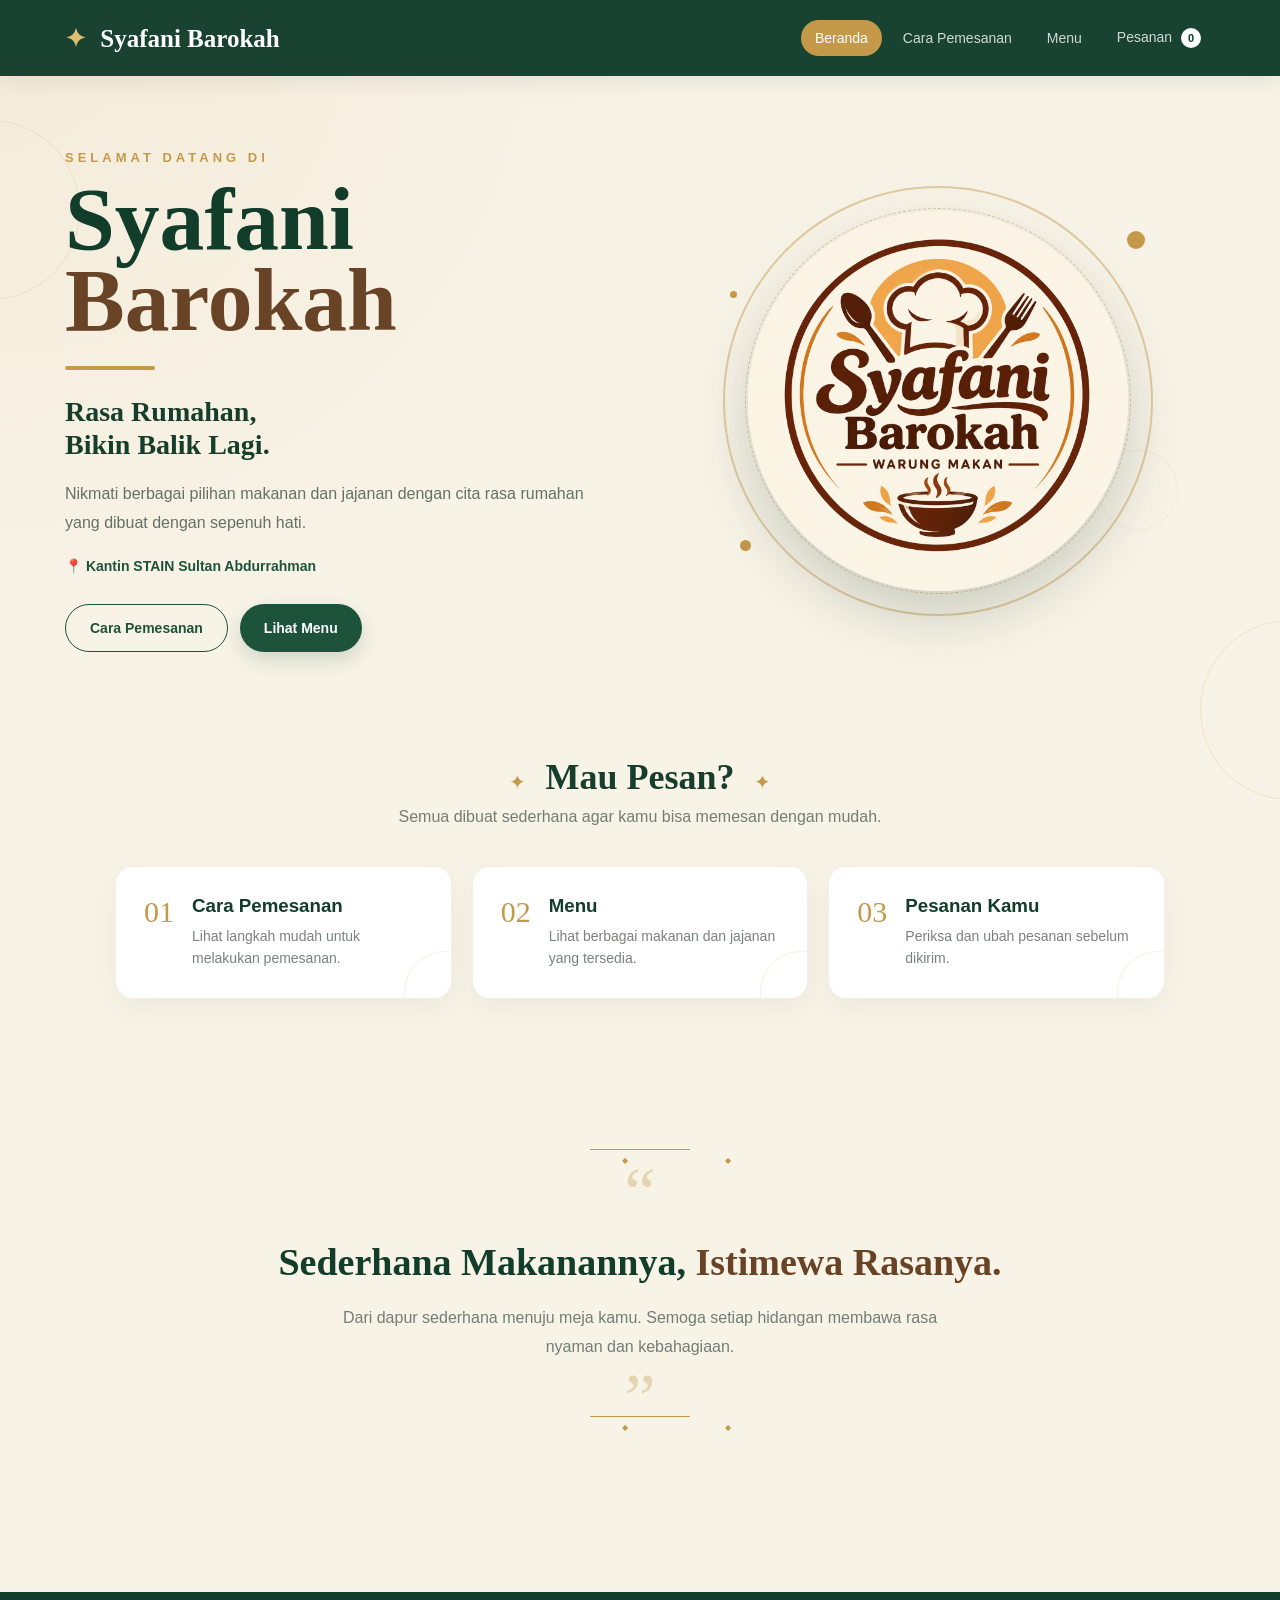
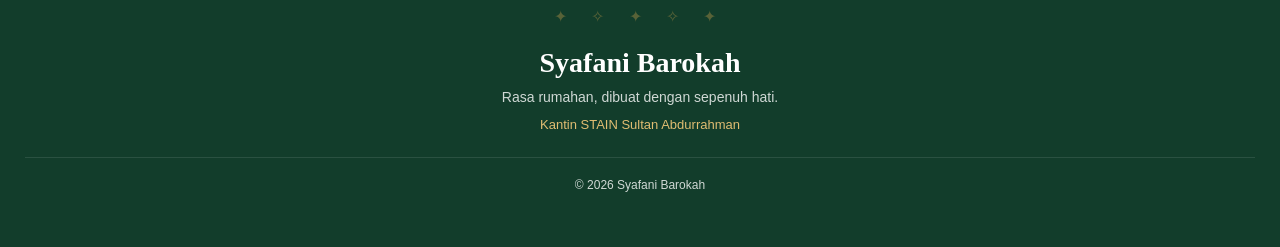
<file: index.html>
<!DOCTYPE html>
<html lang="id">
<head>
    <meta charset="UTF-8">
    <meta name="viewport" content="width=device-width, initial-scale=1.0">

    <title>Syafani Barokah | Warung Makan</title>

    <link rel="stylesheet" href="style.css">
</head>

<body>

    <!-- ORNAMEN -->
    <div class="decor decor-1"></div>
    <div class="decor decor-2"></div>
    <div class="decor decor-3"></div>

    <!-- HEADER -->
    <header class="navbar">

        <div class="nav-container">

            <a href="index.html" class="logo-text">
                Syafani Barokah
            </a>

            <nav>
                <a href="index.html" class="active">Beranda</a>
                <a href="cara-pemesanan.html">Cara Pemesanan</a>
                <a href="menu.html">Menu</a>
                <a href="pesanan.html">
                    Pesanan
                    <span id="cartCount">0</span>
                </a>
            </nav>

        </div>

    </header>


    <!-- HERO -->
    <main>

        <section class="hero">

            <div class="hero-content">

                <div class="hero-small-title">
                    SELAMAT DATANG DI
                </div>

                <h1>
                    Syafani
                    <span>Barokah</span>
                </h1>

                <div class="gold-line"></div>

                <h2>
                    Rasa Rumahan,<br>
                    Bikin Balik Lagi.
                </h2>

                <p>
                    Nikmati berbagai pilihan makanan dan jajanan
                    dengan cita rasa rumahan yang dibuat dengan
                    sepenuh hati.
                </p>

                <div class="location">
                    📍 Kantin STAIN Sultan Abdurrahman
                </div>

                <div class="hero-buttons">

                    <a href="cara-pemesanan.html" class="btn btn-outline">
                        Cara Pemesanan
                    </a>

                    <a href="menu.html" class="btn btn-primary">
                        Lihat Menu
                    </a>

                </div>

            </div>


            <!-- GAMBAR LOGO -->
            <div class="hero-image-wrapper">

                <div class="hero-circle"></div>

                <div class="hero-image">

                    <img
                        src="assets/logo-syafani-barokah.png"
                        alt="Logo Syafani Barokah"
                    >

                </div>

                <div class="floating-dot dot-one"></div>
                <div class="floating-dot dot-two"></div>
                <div class="floating-dot dot-three"></div>

            </div>

        </section>


        <!-- MENU CEPAT -->
        <section class="quick-section">

            <div class="section-heading">

                <span>✦</span>

                <h2>
                    Mau Pesan?
                </h2>

                <span>✦</span>

                <p>
                    Semua dibuat sederhana agar kamu
                    bisa memesan dengan mudah.
                </p>

            </div>


            <div class="quick-grid">

                <a href="cara-pemesanan.html" class="quick-card">

                    <div class="quick-number">
                        01
                    </div>

                    <div>
                        <h3>
                            Cara Pemesanan
                        </h3>

                        <p>
                            Lihat langkah mudah untuk melakukan pemesanan.
                        </p>
                    </div>

                </a>


                <a href="menu.html" class="quick-card">

                    <div class="quick-number">
                        02
                    </div>

                    <div>
                        <h3>
                            Menu
                        </h3>

                        <p>
                            Lihat berbagai makanan dan jajanan yang tersedia.
                        </p>
                    </div>

                </a>


                <a href="pesanan.html" class="quick-card">

                    <div class="quick-number">
                        03
                    </div>

                    <div>
                        <h3>
                            Pesanan Kamu
                        </h3>

                        <p>
                            Periksa dan ubah pesanan sebelum dikirim.
                        </p>
                    </div>

                </a>

            </div>

        </section>


        <!-- PESANAN -->
        <section class="home-message">

            <div class="ornament-line"></div>

            <span class="quote-mark">“</span>

            <h2>
                Sederhana Makanannya,
                <span>Istimewa Rasanya.</span>
            </h2>

            <p>
                Dari dapur sederhana menuju meja kamu.
                Semoga setiap hidangan membawa rasa
                nyaman dan kebahagiaan.
            </p>

            <span class="quote-mark quote-bottom">”</span>

            <div class="ornament-line"></div>

        </section>

    </main>


    <!-- FOOTER -->
    <footer>

        <div class="footer-logo">
            Syafani Barokah
        </div>

        <p>
            Rasa rumahan, dibuat dengan sepenuh hati.
        </p>

        <div class="footer-location">
            Kantin STAIN Sultan Abdurrahman
        </div>

        <div class="footer-copy">
            © 2026 Syafani Barokah
        </div>

    </footer>


    <script src="script.js"></script>

</body>
</html>
</file>
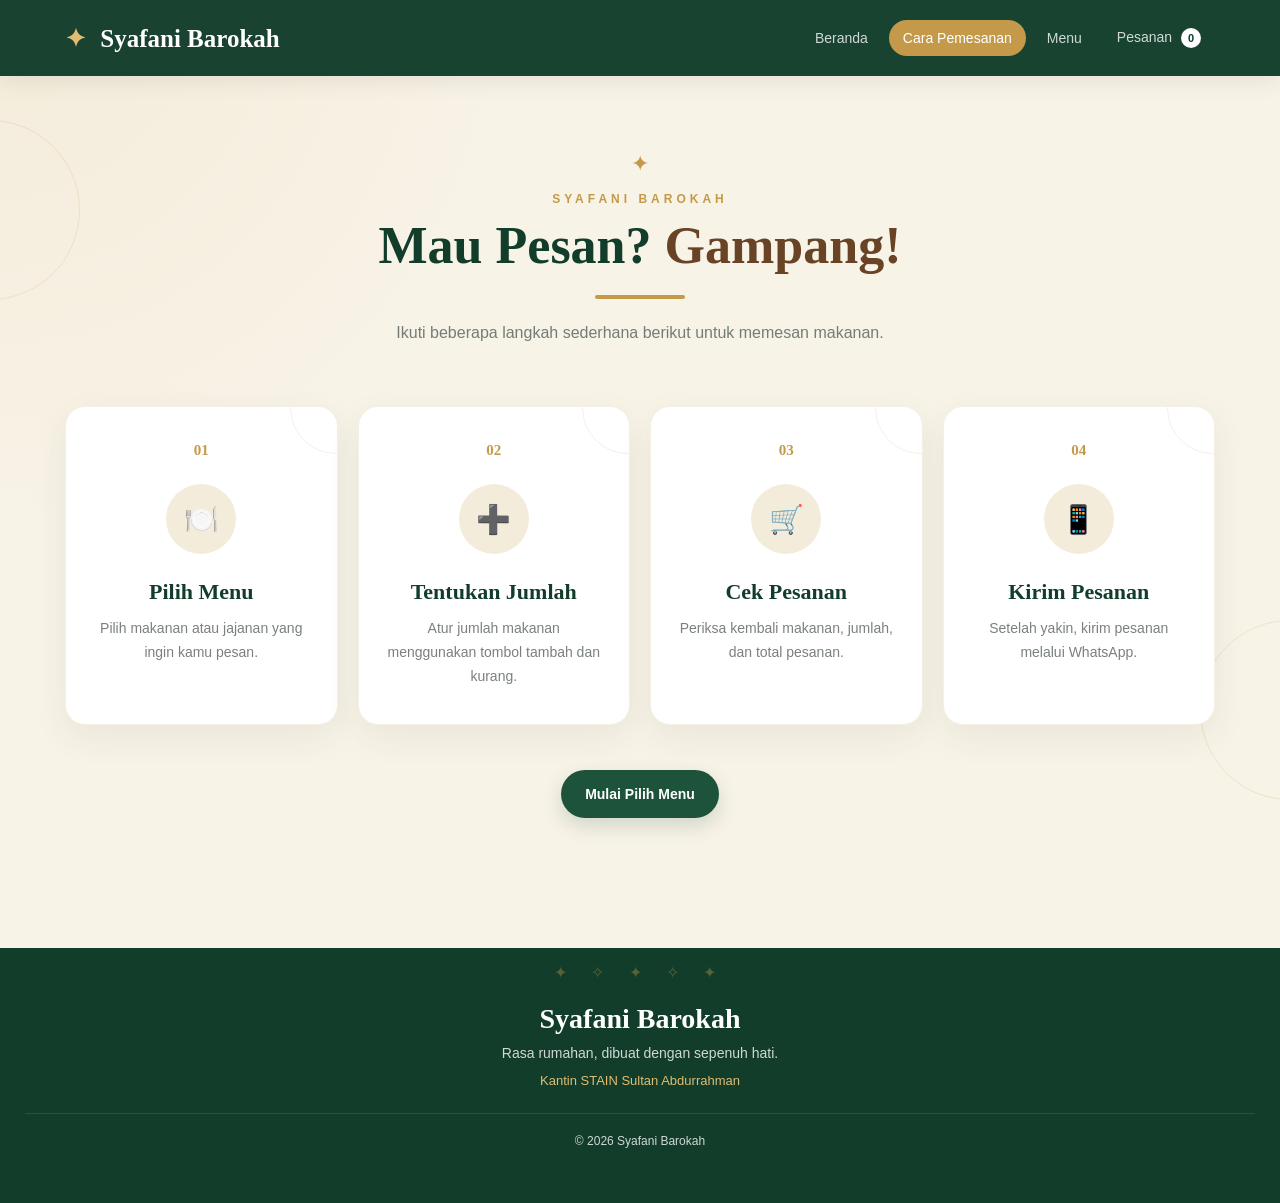
<file: cara-pemesanan.html>
<!DOCTYPE html>
<html lang="id">

<head>

    <meta charset="UTF-8">

    <meta
        name="viewport"
        content="width=device-width, initial-scale=1.0"
    >

    <title>Cara Pemesanan | Syafani Barokah</title>

    <link rel="stylesheet" href="style.css">

</head>


<body>

    <!-- ORNAMEN -->
    <div class="decor decor-1"></div>
    <div class="decor decor-2"></div>


    <!-- HEADER -->
    <header class="navbar">

        <div class="nav-container">

            <a href="index.html" class="logo-text">
                Syafani Barokah
            </a>

            <nav>

                <a href="index.html">
                    Beranda
                </a>

                <a
                    href="cara-pemesanan.html"
                    class="active"
                >
                    Cara Pemesanan
                </a>

                <a href="menu.html">
                    Menu
                </a>

                <a href="pesanan.html">
                    Pesanan
                    <span id="cartCount">0</span>
                </a>

            </nav>

        </div>

    </header>


    <!-- CONTENT -->
    <main class="page-container">

        <section class="page-title">

            <span class="title-decoration">
                ✦
            </span>

            <p>
                SYAFANI BAROKAH
            </p>

            <h1>
                Mau Pesan?
                <span>Gampang!</span>
            </h1>

            <div class="gold-line"></div>

            <p class="page-description">
                Ikuti beberapa langkah sederhana
                berikut untuk memesan makanan.
            </p>

        </section>


        <!-- LANGKAH -->
        <section class="steps-grid">


            <div class="step-card">

                <div class="step-number">
                    01
                </div>

                <div class="step-icon">
                    🍽️
                </div>

                <h2>
                    Pilih Menu
                </h2>

                <p>
                    Pilih makanan atau jajanan
                    yang ingin kamu pesan.
                </p>

            </div>


            <div class="step-card">

                <div class="step-number">
                    02
                </div>

                <div class="step-icon">
                    ➕
                </div>

                <h2>
                    Tentukan Jumlah
                </h2>

                <p>
                    Atur jumlah makanan menggunakan
                    tombol tambah dan kurang.
                </p>

            </div>


            <div class="step-card">

                <div class="step-number">
                    03
                </div>

                <div class="step-icon">
                    🛒
                </div>

                <h2>
                    Cek Pesanan
                </h2>

                <p>
                    Periksa kembali makanan,
                    jumlah, dan total pesanan.
                </p>

            </div>


            <div class="step-card">

                <div class="step-number">
                    04
                </div>

                <div class="step-icon">
                    📱
                </div>

                <h2>
                    Kirim Pesanan
                </h2>

                <p>
                    Setelah yakin, kirim pesanan
                    melalui WhatsApp.
                </p>

            </div>


        </section>


        <div class="center-button">

            <a
                href="menu.html"
                class="btn btn-primary"
            >
                Mulai Pilih Menu
            </a>

        </div>

    </main>


    <!-- FOOTER -->
    <footer>

        <div class="footer-logo">
            Syafani Barokah
        </div>

        <p>
            Rasa rumahan, dibuat dengan sepenuh hati.
        </p>

        <div class="footer-location">
            Kantin STAIN Sultan Abdurrahman
        </div>

        <div class="footer-copy">
            © 2026 Syafani Barokah
        </div>

    </footer>


    <script src="script.js"></script>

</body>
</html>
</file>
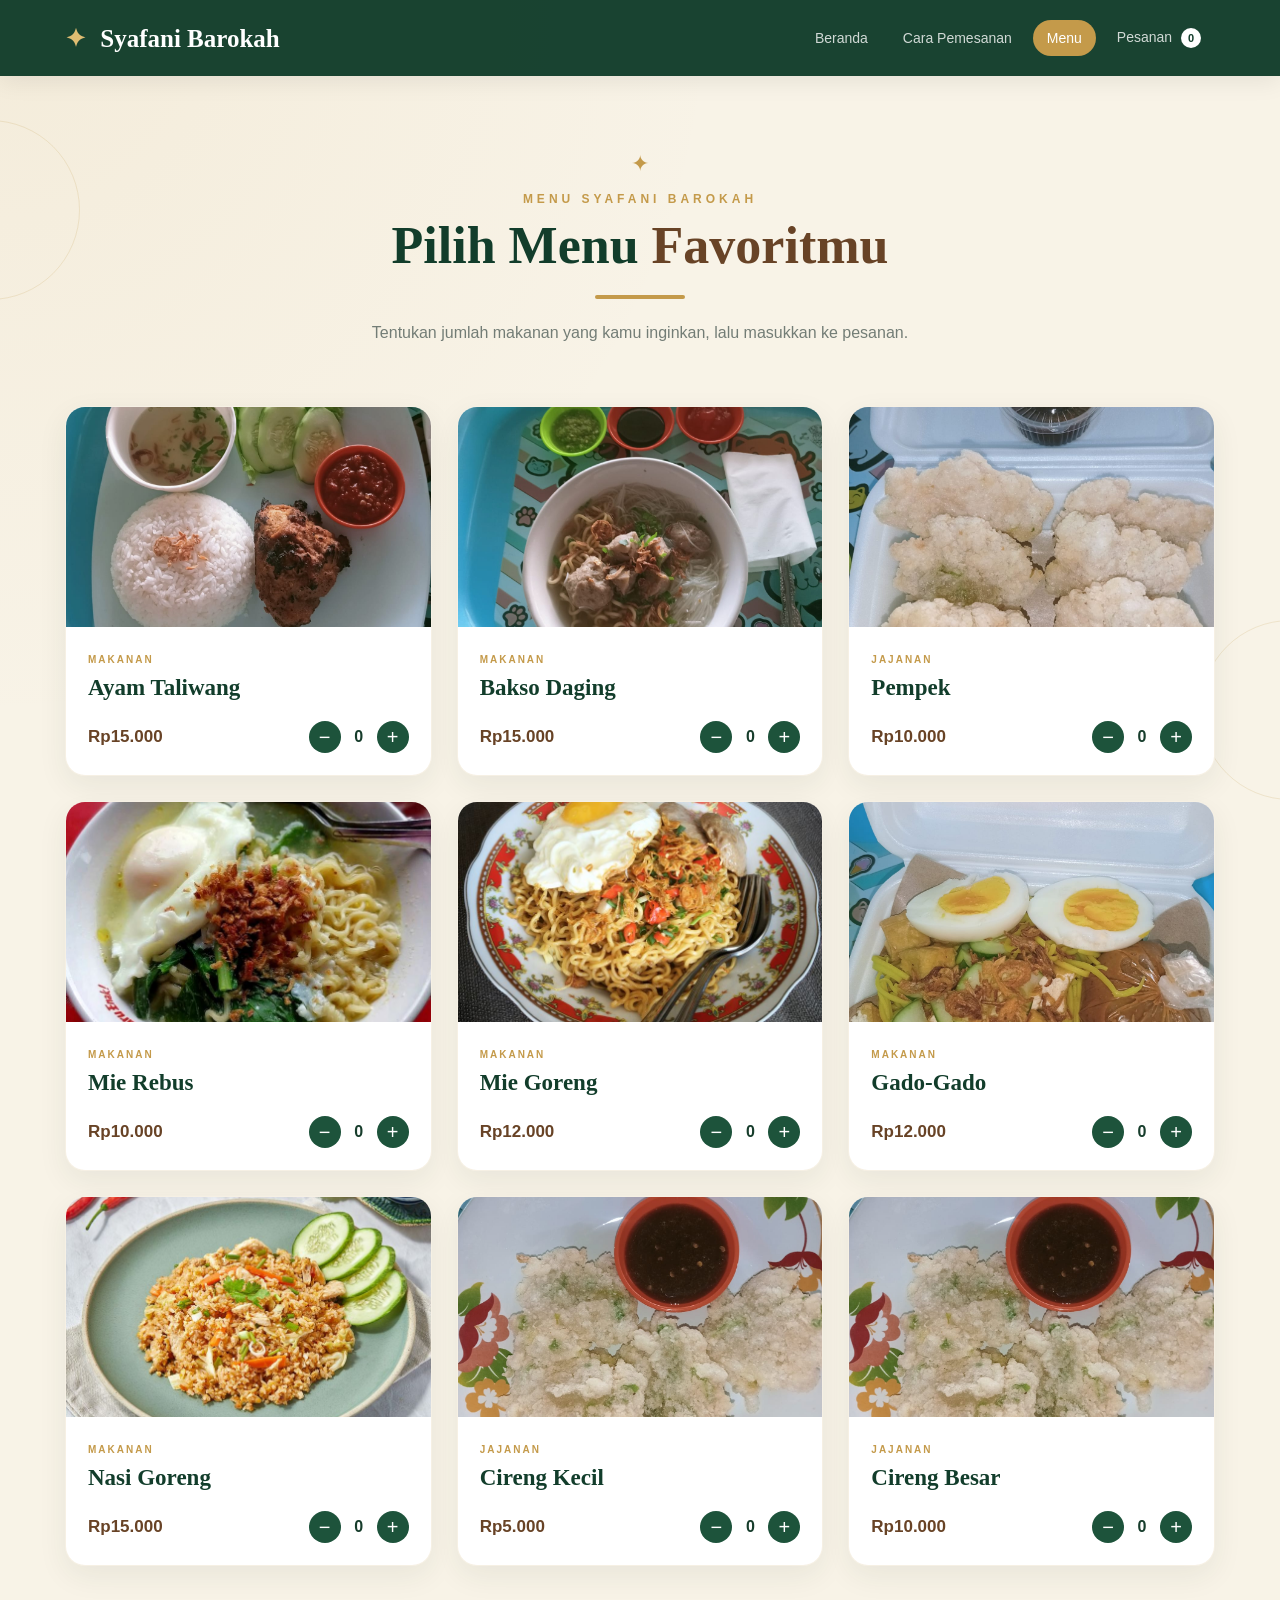
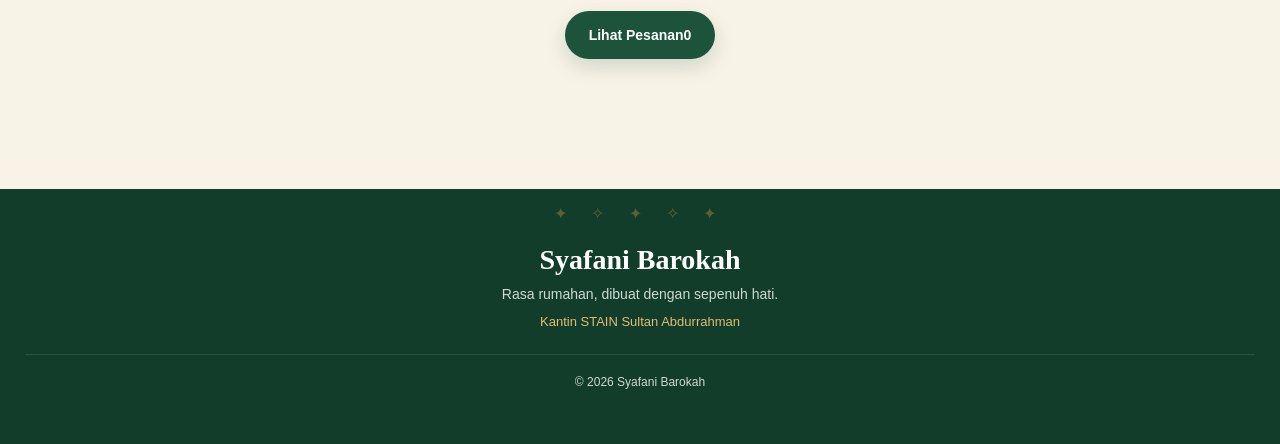
<file: menu.html>
<!DOCTYPE html>
<html lang="id">

<head>

    <meta charset="UTF-8">

    <meta
        name="viewport"
        content="width=device-width, initial-scale=1.0"
    >

    <title>Menu | Syafani Barokah</title>

    <link rel="stylesheet" href="style.css">

</head>


<body>

    <!-- ORNAMEN -->
    <div class="decor decor-1"></div>
    <div class="decor decor-2"></div>


    <!-- HEADER -->
    <header class="navbar">

        <div class="nav-container">

            <a href="index.html" class="logo-text">
                Syafani Barokah
            </a>

            <nav>

                <a href="index.html">
                    Beranda
                </a>

                <a href="cara-pemesanan.html">
                    Cara Pemesanan
                </a>

                <a href="menu.html" class="active">
                    Menu
                </a>

                <a href="pesanan.html">
                    Pesanan
                    <span id="cartCount">0</span>
                </a>

            </nav>

        </div>

    </header>


    <!-- CONTENT -->
    <main class="page-container">


        <section class="page-title">

            <span class="title-decoration">
                ✦
            </span>

            <p>
                MENU SYAFANI BAROKAH
            </p>

            <h1>
                Pilih Menu
                <span>Favoritmu</span>
            </h1>

            <div class="gold-line"></div>

            <p class="page-description">
                Tentukan jumlah makanan yang kamu inginkan,
                lalu masukkan ke pesanan.
            </p>

        </section>


        <!-- MENU GRID -->
        <section class="food-grid">


            <!-- AYAM TALIWANG -->
            <div class="food-card">

                <div class="food-image">

                    <img
                        src="assets/ayam-taliwang.jpg"
                        alt="Ayam Taliwang"
                    >

                </div>

                <div class="food-content">

                    <span class="food-category">
                        MAKANAN
                    </span>

                    <h2>
                        Ayam Taliwang
                    </h2>

                    <div class="food-bottom">

                        <strong>
                            Rp15.000
                        </strong>

                        <div class="quantity-control">

                            <button
                                onclick="changeQuantity('Ayam Taliwang', 15000, -1)"
                            >
                                −
                            </button>

                            <span id="qty-Ayam-Taliwang">
                                0
                            </span>

                            <button
                                onclick="changeQuantity('Ayam Taliwang', 15000, 1)"
                            >
                                +
                            </button>

                        </div>

                    </div>

                </div>

            </div>


            <!-- BAKSO -->
            <div class="food-card">

                <div class="food-image">

                    <img
                        src="assets/bakso-daging.jpg"
                        alt="Bakso Daging"
                    >

                </div>

                <div class="food-content">

                    <span class="food-category">
                        MAKANAN
                    </span>

                    <h2>
                        Bakso Daging
                    </h2>

                    <div class="food-bottom">

                        <strong>
                            Rp15.000
                        </strong>

                        <div class="quantity-control">

                            <button
                                onclick="changeQuantity('Bakso Daging', 15000, -1)"
                            >
                                −
                            </button>

                            <span id="qty-Bakso-Daging">
                                0
                            </span>

                            <button
                                onclick="changeQuantity('Bakso Daging', 15000, 1)"
                            >
                                +
                            </button>

                        </div>

                    </div>

                </div>

            </div>


            <!-- PEMPEK -->
            <div class="food-card">

                <div class="food-image">

                    <img
                        src="assets/pempek.jpg"
                        alt="Pempek"
                    >

                </div>

                <div class="food-content">

                    <span class="food-category">
                        JAJANAN
                    </span>

                    <h2>
                        Pempek
                    </h2>

                    <div class="food-bottom">

                        <strong>
                            Rp10.000
                        </strong>

                        <div class="quantity-control">

                            <button
                                onclick="changeQuantity('Pempek', 10000, -1)"
                            >
                                −
                            </button>

                            <span id="qty-Pempek">
                                0
                            </span>

                            <button
                                onclick="changeQuantity('Pempek', 10000, 1)"
                            >
                                +
                            </button>

                        </div>

                    </div>

                </div>

            </div>


            <!-- MIE REBUS -->
            <div class="food-card">

                <div class="food-image">

                    <img
                        src="assets/mie-rebus.jpg"
                        alt="Mie Rebus"
                    >

                </div>

                <div class="food-content">

                    <span class="food-category">
                        MAKANAN
                    </span>

                    <h2>
                        Mie Rebus
                    </h2>

                    <div class="food-bottom">

                        <strong>
                            Rp10.000
                        </strong>

                        <div class="quantity-control">

                            <button
                                onclick="changeQuantity('Mie Rebus', 10000, -1)"
                            >
                                −
                            </button>

                            <span id="qty-Mie-Rebus">
                                0
                            </span>

                            <button
                                onclick="changeQuantity('Mie Rebus', 10000, 1)"
                            >
                                +
                            </button>

                        </div>

                    </div>

                </div>

            </div>


            <!-- MIE GORENG -->
            <div class="food-card">

                <div class="food-image">

                    <img
                        src="assets/mie-goreng.jpg"
                        alt="Mie Goreng"
                    >

                </div>

                <div class="food-content">

                    <span class="food-category">
                        MAKANAN
                    </span>

                    <h2>
                        Mie Goreng
                    </h2>

                    <div class="food-bottom">

                        <strong>
                            Rp12.000
                        </strong>

                        <div class="quantity-control">

                            <button
                                onclick="changeQuantity('Mie Goreng', 12000, -1)"
                            >
                                −
                            </button>

                            <span id="qty-Mie-Goreng">
                                0
                            </span>

                            <button
                                onclick="changeQuantity('Mie Goreng', 12000, 1)"
                            >
                                +
                            </button>

                        </div>

                    </div>

                </div>

            </div>


            <!-- GADO-GADO -->
            <div class="food-card">

                <div class="food-image">

                    <img
                        src="assets/gado-gado.jpg"
                        alt="Gado-Gado"
                    >

                </div>

                <div class="food-content">

                    <span class="food-category">
                        MAKANAN
                    </span>

                    <h2>
                        Gado-Gado
                    </h2>

                    <div class="food-bottom">

                        <strong>
                            Rp12.000
                        </strong>

                        <div class="quantity-control">

                            <button
                                onclick="changeQuantity('Gado-Gado', 12000, -1)"
                            >
                                −
                            </button>

                            <span id="qty-Gado-Gado">
                                0
                            </span>

                            <button
                                onclick="changeQuantity('Gado-Gado', 12000, 1)"
                            >
                                +
                            </button>

                        </div>

                    </div>

                </div>

            </div>


            <!-- NASI GORENG -->
            <div class="food-card">

                <div class="food-image">

                    <img
                        src="assets/nasi-goreng.jpg"
                        alt="Nasi Goreng"
                    >

                </div>

                <div class="food-content">

                    <span class="food-category">
                        MAKANAN
                    </span>

                    <h2>
                        Nasi Goreng
                    </h2>

                    <div class="food-bottom">

                        <strong>
                            Rp15.000
                        </strong>

                        <div class="quantity-control">

                            <button
                                onclick="changeQuantity('Nasi Goreng', 15000, -1)"
                            >
                                −
                            </button>

                            <span id="qty-Nasi-Goreng">
                                0
                            </span>

                            <button
                                onclick="changeQuantity('Nasi Goreng', 15000, 1)"
                            >
                                +
                            </button>

                        </div>

                    </div>

                </div>

            </div>


            <!-- CIRENG KECIL -->
            <div class="food-card">

                <div class="food-image">

                    <img
                        src="assets/cireng.jpg"
                        alt="Cireng"
                    >

                </div>

                <div class="food-content">

                    <span class="food-category">
                        JAJANAN
                    </span>

                    <h2>
                        Cireng Kecil
                    </h2>

                    <div class="food-bottom">

                        <strong>
                            Rp5.000
                        </strong>

                        <div class="quantity-control">

                            <button
                                onclick="changeQuantity('Cireng Kecil', 5000, -1)"
                            >
                                −
                            </button>

                            <span id="qty-Cireng-Kecil">
                                0
                            </span>

                            <button
                                onclick="changeQuantity('Cireng Kecil', 5000, 1)"
                            >
                                +
                            </button>

                        </div>

                    </div>

                </div>

            </div>


            <!-- CIRENG BESAR -->
            <div class="food-card">

                <div class="food-image">

                    <img
                        src="assets/cireng.jpg"
                        alt="Cireng Besar"
                    >

                </div>

                <div class="food-content">

                    <span class="food-category">
                        JAJANAN
                    </span>

                    <h2>
                        Cireng Besar
                    </h2>

                    <div class="food-bottom">

                        <strong>
                            Rp10.000
                        </strong>

                        <div class="quantity-control">

                            <button
                                onclick="changeQuantity('Cireng Besar', 10000, -1)"
                            >
                                −
                            </button>

                            <span id="qty-Cireng-Besar">
                                0
                            </span>

                            <button
                                onclick="changeQuantity('Cireng Besar', 10000, 1)"
                            >
                                +
                            </button>

                        </div>

                    </div>

                </div>

            </div>


        </section>


        <!-- BUTTON -->
        <div class="center-button">

            <a
                href="pesanan.html"
                class="btn btn-primary"
            >
                Lihat Pesanan
                <span id="menuCartCount">
                    0
                </span>
            </a>

        </div>


    </main>


    <!-- FOOTER -->
    <footer>

        <div class="footer-logo">
            Syafani Barokah
        </div>

        <p>
            Rasa rumahan, dibuat dengan sepenuh hati.
        </p>

        <div class="footer-location">
            Kantin STAIN Sultan Abdurrahman
        </div>

        <div class="footer-copy">
            © 2026 Syafani Barokah
        </div>

    </footer>


    <script src="script.js"></script>

</body>
</html>
</file>
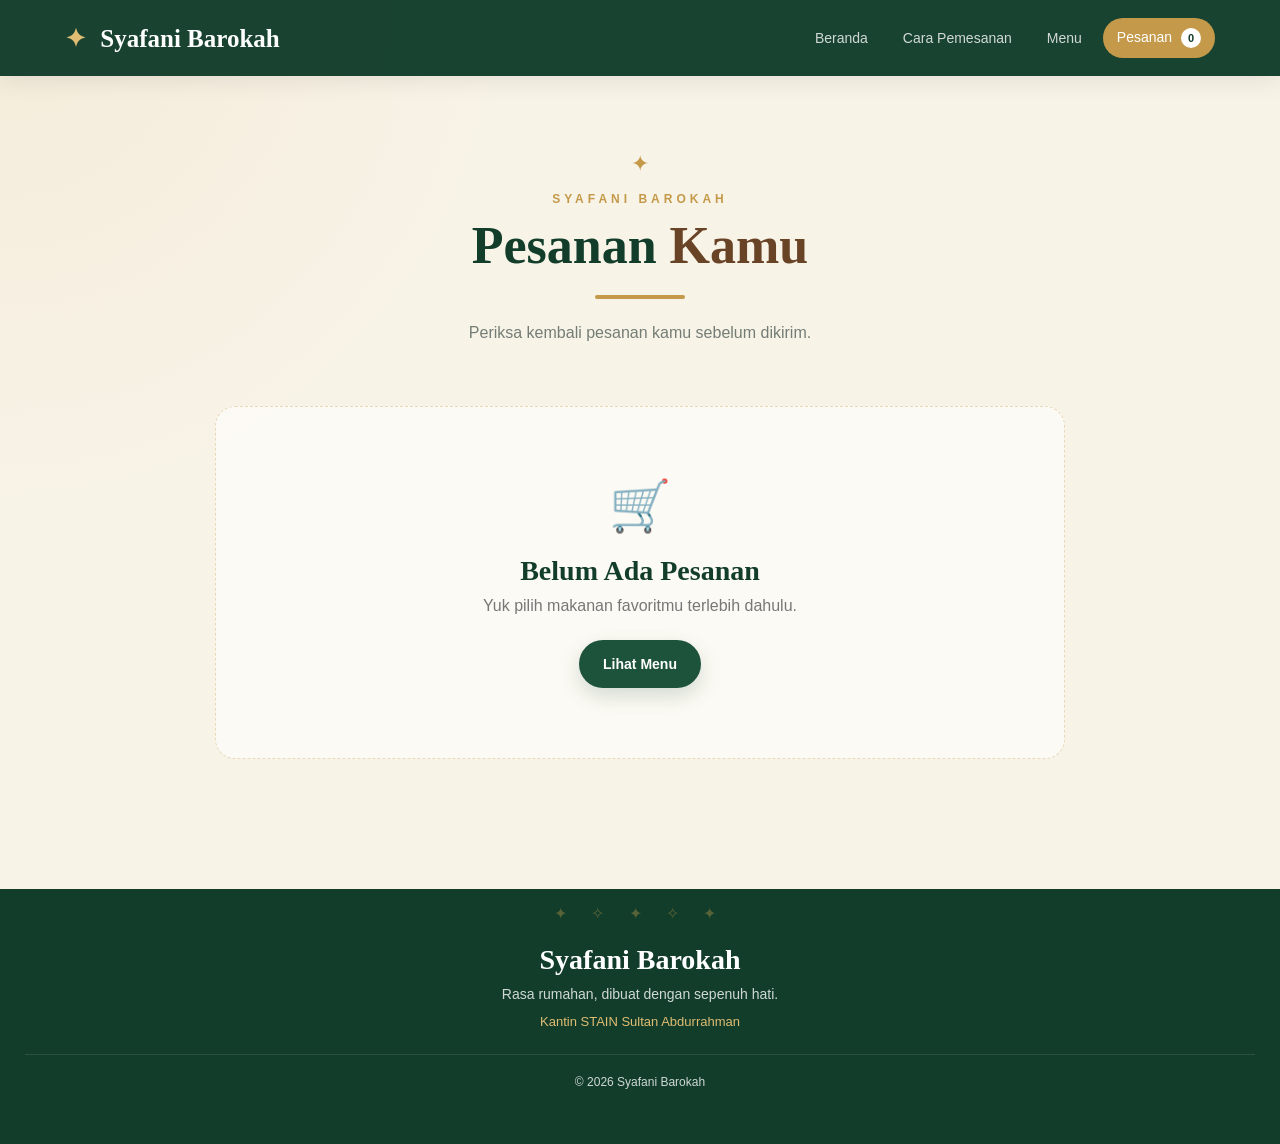
<file: pesanan.html>
<!DOCTYPE html>
<html lang="id">

<head>

    <meta charset="UTF-8">

    <meta
        name="viewport"
        content="width=device-width, initial-scale=1.0"
    >

    <title>Pesanan | Syafani Barokah</title>

    <link rel="stylesheet" href="style.css">

</head>


<body>

    <header class="navbar">

        <div class="nav-container">

            <a href="index.html" class="logo-text">
                Syafani Barokah
            </a>

            <nav>

                <a href="index.html">
                    Beranda
                </a>

                <a href="cara-pemesanan.html">
                    Cara Pemesanan
                </a>

                <a href="menu.html">
                    Menu
                </a>

                <a href="pesanan.html" class="active">
                    Pesanan
                    <span id="cartCount">0</span>
                </a>

            </nav>

        </div>

    </header>


    <main class="page-container">


        <section class="page-title">

            <span class="title-decoration">
                ✦
            </span>

            <p>
                SYAFANI BAROKAH
            </p>

            <h1>
                Pesanan
                <span>Kamu</span>
            </h1>

            <div class="gold-line"></div>

            <p class="page-description">
                Periksa kembali pesanan kamu
                sebelum dikirim.
            </p>

        </section>


        <!-- PESANAN -->
        <section class="order-section">

            <div id="orderContainer">

                <!-- DIISI JAVASCRIPT -->

            </div>


            <div
                id="emptyOrder"
                class="empty-order"
            >

                <div class="empty-icon">
                    🛒
                </div>

                <h2>
                    Belum Ada Pesanan
                </h2>

                <p>
                    Yuk pilih makanan favoritmu
                    terlebih dahulu.
                </p>

                <a
                    href="menu.html"
                    class="btn btn-primary"
                >
                    Lihat Menu
                </a>

            </div>


            <div
                id="orderSummary"
                class="order-summary"
            >

                <div class="summary-row">

                    <span>
                        Total Pesanan
                    </span>

                    <strong id="orderTotal">
                        Rp0
                    </strong>

                </div>


                <button
                    onclick="sendOrder()"
                    class="btn btn-whatsapp"
                >
                    📱 Pesan via WhatsApp
                </button>

            </div>

        </section>


    </main>


    <footer>

        <div class="footer-logo">
            Syafani Barokah
        </div>

        <p>
            Rasa rumahan, dibuat dengan sepenuh hati.
        </p>

        <div class="footer-location">
            Kantin STAIN Sultan Abdurrahman
        </div>

        <div class="footer-copy">
            © 2026 Syafani Barokah
        </div>

    </footer>


    <script src="script.js"></script>

</body>
</html>
</file>
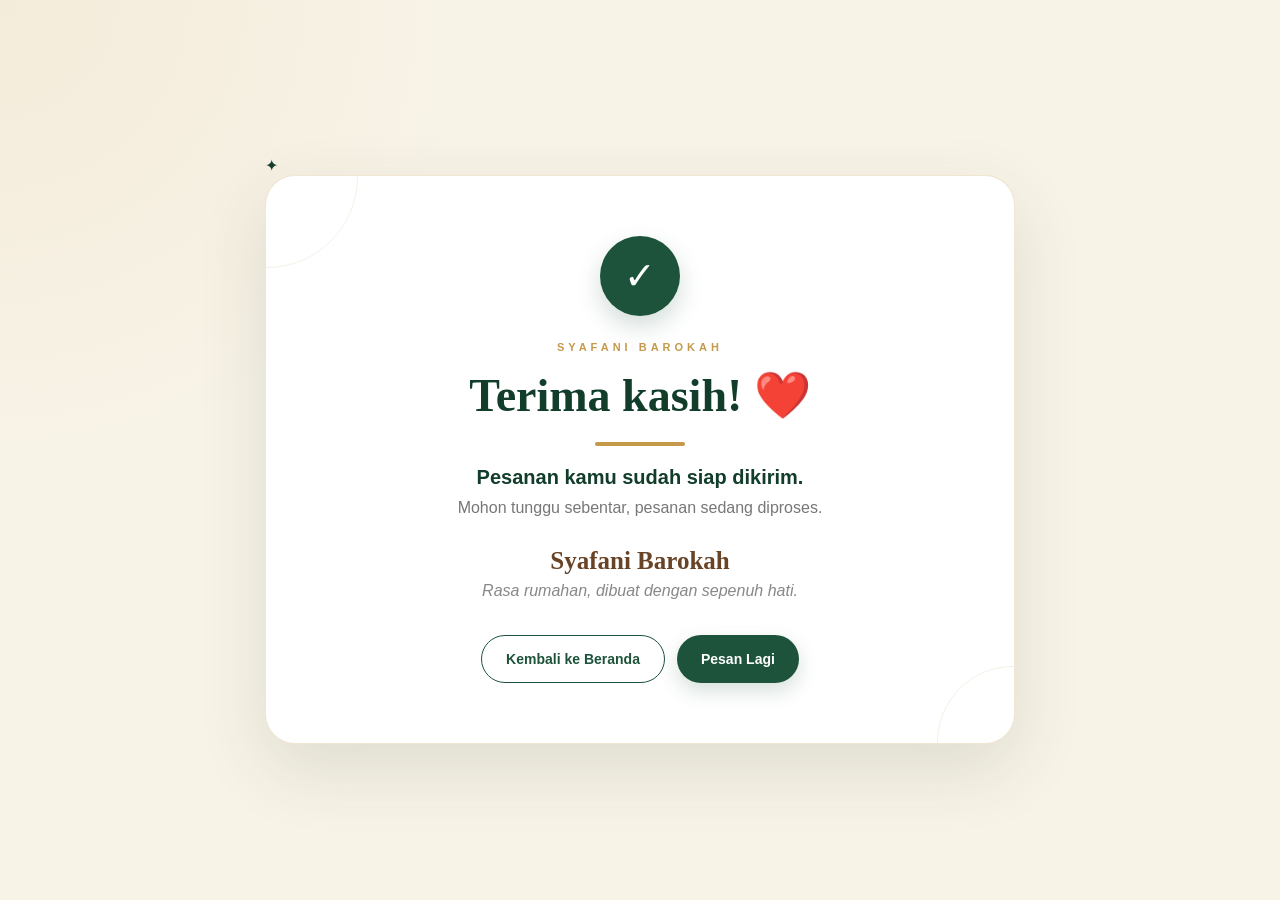
<file: terima-kasih.html>
<!DOCTYPE html>
<html lang="id">

<head>

    <meta charset="UTF-8">

    <meta
        name="viewport"
        content="width=device-width, initial-scale=1.0"
    >

    <title>Terima Kasih | Syafani Barokah</title>

    <link rel="stylesheet" href="style.css">

</head>


<body class="thank-body">


    <main class="thank-you-page">

        <div class="thank-decoration">
            ✦
        </div>


        <div class="thank-card">

            <div class="thank-icon">
                ✓
            </div>


            <div class="thank-small">
                SYAFANI BAROKAH
            </div>


            <h1>
                Terima kasih! ❤️
            </h1>


            <div class="gold-line"></div>


            <p class="thank-main">
                Pesanan kamu sudah siap dikirim.
            </p>


            <p class="thank-desc">
                Mohon tunggu sebentar, pesanan
                sedang diproses.
            </p>


            <div class="thank-brand">
                Syafani Barokah
            </div>


            <p class="thank-motto">
                Rasa rumahan, dibuat dengan sepenuh hati.
            </p>


            <div class="thank-buttons">

                <a
                    href="index.html"
                    class="btn btn-outline"
                >
                    Kembali ke Beranda
                </a>

                <a
                    href="menu.html"
                    class="btn btn-primary"
                >
                    Pesan Lagi
                </a>

            </div>

        </div>

    </main>


    <script src="script.js"></script>

</body>
</html>
</file>
<file: style.css>
/* =====================================================
   SYAFANI BAROKAH
   STYLE.CSS
===================================================== */


/* =====================================================
   RESET
===================================================== */

* {
    box-sizing: border-box;
    margin: 0;
    padding: 0;
}


html {
    scroll-behavior: smooth;
}


body {
    font-family: Arial, Helvetica, sans-serif;

    background:
        radial-gradient(
            circle at top left,
            rgba(194, 151, 66, 0.08),
            transparent 30%
        ),
        #f8f3e7;

    color: #173d2c;

    overflow-x: hidden;
}


a {
    text-decoration: none;
    color: inherit;
}


/* =====================================================
   WARNA
===================================================== */

:root {

    --green-dark: #123d2b;
    --green: #1d533b;
    --green-light: #2d6b4d;

    --cream: #f8f3e7;
    --cream-dark: #eee5d3;

    --gold: #c49a4a;
    --gold-light: #e0bd72;

    --brown: #684326;

    --white: #ffffff;

}


/* =====================================================
   ORNAMEN GLOBAL
===================================================== */

.decor {
    position: fixed;

    width: 180px;
    height: 180px;

    border: 1px solid rgba(196, 154, 74, 0.18);

    border-radius: 50%;

    pointer-events: none;

    z-index: -1;
}


.decor-1 {
    top: 120px;
    left: -100px;
}


.decor-2 {
    right: -100px;
    bottom: 100px;
}


.decor-3 {
    width: 80px;
    height: 80px;

    top: 50%;
    right: 8%;

    border: 1px dashed rgba(196, 154, 74, 0.2);
}


/* =====================================================
   NAVBAR
===================================================== */

.navbar {

    position: sticky;

    top: 0;

    z-index: 1000;

    background:
        rgba(18, 61, 43, 0.97);

    box-shadow:
        0 5px 25px rgba(0, 0, 0, 0.08);

}


.nav-container {

    max-width: 1200px;

    margin: auto;

    min-height: 76px;

    padding: 0 25px;

    display: flex;

    align-items: center;

    justify-content: space-between;

    gap: 30px;

}


.logo-text {

    color: #fff;

    font-family: Georgia, serif;

    font-size: 25px;

    font-weight: bold;

}


.logo-text::before {

    content: "✦";

    color: var(--gold-light);

    margin-right: 8px;

}


nav {

    display: flex;

    align-items: center;

    gap: 7px;

}


nav a {

    color: rgba(255,255,255,0.8);

    padding: 10px 14px;

    border-radius: 30px;

    font-size: 14px;

    transition: 0.3s;

}


nav a:hover {

    color: #fff;

    background: rgba(255,255,255,0.1);

}


nav a.active {

    color: #fff;

    background: var(--gold);

}


#cartCount {

    display: inline-flex;

    align-items: center;

    justify-content: center;

    min-width: 20px;

    height: 20px;

    margin-left: 5px;

    padding: 0 5px;

    border-radius: 50px;

    background: #fff;

    color: var(--green-dark);

    font-size: 11px;

    font-weight: bold;

}


/* =====================================================
   HERO
===================================================== */

.hero {

    max-width: 1200px;

    min-height: 650px;

    margin: auto;

    padding: 70px 25px;

    display: grid;

    grid-template-columns: 1fr 1fr;

    align-items: center;

    gap: 40px;

    position: relative;

}


.hero-content {

    position: relative;

    z-index: 2;

}


.hero-small-title {

    color: var(--gold);

    font-size: 13px;

    font-weight: bold;

    letter-spacing: 4px;

    margin-bottom: 14px;

}


.hero h1 {

    font-family: Georgia, serif;

    font-size: clamp(55px, 7vw, 90px);

    line-height: 0.9;

    color: var(--green-dark);

}


.hero h1 span {

    display: block;

    color: var(--brown);

}


.gold-line {

    width: 90px;

    height: 4px;

    margin: 25px 0;

    border-radius: 10px;

    background: var(--gold);

}


.hero h2 {

    font-family: Georgia, serif;

    font-size: 28px;

    line-height: 1.2;

    margin-bottom: 18px;

}


.hero p {

    max-width: 520px;

    line-height: 1.8;

    color: #637166;

}


.location {

    margin-top: 20px;

    font-size: 14px;

    color: var(--green);

    font-weight: bold;

}


/* =====================================================
   HERO BUTTON
===================================================== */

.hero-buttons {

    display: flex;

    gap: 12px;

    margin-top: 30px;

    flex-wrap: wrap;

}


.btn {

    display: inline-flex;

    align-items: center;

    justify-content: center;

    min-height: 48px;

    padding: 0 24px;

    border-radius: 30px;

    border: none;

    cursor: pointer;

    font-weight: bold;

    font-size: 14px;

    transition:
        transform 0.25s,
        box-shadow 0.25s,
        background 0.25s;

}


.btn:hover {

    transform: translateY(-3px);

}


.btn-primary {

    color: #fff;

    background: var(--green);

    box-shadow:
        0 8px 20px rgba(29, 83, 59, 0.18);

}


.btn-primary:hover {

    background: var(--green-dark);

}


.btn-outline {

    color: var(--green);

    background: transparent;

    border: 1px solid var(--green);

}


.btn-outline:hover {

    background: var(--green);

    color: #fff;

}


.btn-whatsapp {

    width: 100%;

    color: #fff;

    background: #198754;

    margin-top: 20px;

}


/* =====================================================
   HERO IMAGE
===================================================== */

.hero-image-wrapper {

    position: relative;

    min-height: 500px;

    display: flex;

    align-items: center;

    justify-content: center;

}


.hero-circle {

    position: absolute;

    width: 430px;

    height: 430px;

    border-radius: 50%;

    border: 2px solid rgba(196, 154, 74, 0.45);

}


.hero-circle::before {

    content: "";

    position: absolute;

    inset: 20px;

    border-radius: 50%;

    border: 1px dashed rgba(196, 154, 74, 0.5);

}


.hero-image {

    position: relative;

    width: 380px;

    height: 380px;

    overflow: hidden;

    border-radius: 50%;

    background: #fff;

    box-shadow:
        0 25px 60px rgba(25, 53, 40, 0.2);

    z-index: 2;

}


.hero-image img {

    width: 100%;

    height: 100%;

    object-fit: cover;

}


.floating-dot {

    position: absolute;

    border-radius: 50%;

    background: var(--gold);

}


.dot-one {

    width: 18px;
    height: 18px;

    top: 80px;
    right: 70px;

}


.dot-two {

    width: 11px;
    height: 11px;

    bottom: 100px;
    left: 80px;

}


.dot-three {

    width: 7px;
    height: 7px;

    top: 140px;
    left: 70px;

}


/* =====================================================
   QUICK SECTION
===================================================== */

.quick-section {

    max-width: 1100px;

    margin: 30px auto 100px;

    padding: 0 25px;

}


.section-heading {

    text-align: center;

    margin-bottom: 40px;

    position: relative;

}


.section-heading > span {

    color: var(--gold);

    font-size: 20px;

}


.section-heading h2 {

    display: inline-block;

    margin: 0 15px;

    font-family: Georgia, serif;

    font-size: 36px;

}


.section-heading p {

    margin-top: 10px;

    color: #737d76;

}


.quick-grid {

    display: grid;

    grid-template-columns:
        repeat(3, 1fr);

    gap: 20px;

}


.quick-card {

    position: relative;

    display: flex;

    gap: 18px;

    padding: 28px;

    background: #fff;

    border-radius: 18px;

    border: 1px solid rgba(196,154,74,0.15);

    box-shadow:
        0 10px 30px rgba(35,60,45,0.06);

    overflow: hidden;

    transition: 0.3s;

}


.quick-card::after {

    content: "";

    position: absolute;

    width: 80px;

    height: 80px;

    border-radius: 50%;

    border: 1px solid rgba(196,154,74,0.15);

    right: -35px;

    bottom: -35px;

}


.quick-card:hover {

    transform: translateY(-7px);

    box-shadow:
        0 18px 40px rgba(35,60,45,0.12);

}


.quick-number {

    font-family: Georgia, serif;

    font-size: 30px;

    color: var(--gold);

}


.quick-card h3 {

    color: var(--green-dark);

    margin-bottom: 8px;

}


.quick-card p {

    color: #7b827d;

    font-size: 14px;

    line-height: 1.6;

}


/* =====================================================
   HOME MESSAGE
===================================================== */

.home-message {

    max-width: 850px;

    margin: 0 auto 100px;

    padding: 50px 30px;

    text-align: center;

    position: relative;

}


.ornament-line {

    width: 100px;

    height: 1px;

    margin: 0 auto 25px;

    background: var(--gold);

}


.ornament-line::before,
.ornament-line::after {

    content: "◆";

    color: var(--gold);

    font-size: 8px;

    position: relative;

}


.ornament-line::before {

    left: -12px;

}


.ornament-line::after {

    right: -85px;

}


.quote-mark {

    font-family: Georgia, serif;

    font-size: 70px;

    line-height: 0.5;

    color: rgba(196,154,74,0.35);

}


.home-message h2 {

    font-family: Georgia, serif;

    font-size: 38px;

    color: var(--green-dark);

    margin: 20px 0;

}


.home-message h2 span {

    color: var(--brown);

}


.home-message p {

    max-width: 650px;

    margin: auto;

    line-height: 1.8;

    color: #747c76;

}


.quote-bottom {

    display: block;

    margin-top: 20px;

}


/* =====================================================
   PAGE CONTAINER
===================================================== */

.page-container {

    max-width: 1200px;

    min-height: 650px;

    margin: auto;

    padding: 75px 25px 100px;

}


/* =====================================================
   PAGE TITLE
===================================================== */

.page-title {

    text-align: center;

    margin-bottom: 60px;

}


.title-decoration {

    display: block;

    color: var(--gold);

    font-size: 22px;

    margin-bottom: 15px;

}


.page-title > p:first-of-type {

    font-size: 12px;

    letter-spacing: 4px;

    color: var(--gold);

    font-weight: bold;

}


.page-title h1 {

    margin-top: 10px;

    font-family: Georgia, serif;

    font-size: 52px;

    color: var(--green-dark);

}


.page-title h1 span {

    color: var(--brown);

}


.page-title .gold-line {

    margin: 20px auto;

}


.page-description {

    max-width: 650px;

    margin: auto;

    color: #737d76;

    line-height: 1.7;

}


/* =====================================================
   STEPS
===================================================== */

.steps-grid {

    display: grid;

    grid-template-columns:
        repeat(4, 1fr);

    gap: 20px;

}


.step-card {

    position: relative;

    background: #fff;

    padding: 35px 25px;

    border-radius: 20px;

    text-align: center;

    border: 1px solid rgba(196,154,74,0.15);

    box-shadow:
        0 12px 35px rgba(30,60,45,0.07);

    overflow: hidden;

    transition: 0.3s;

}


.step-card::before {

    content: "";

    position: absolute;

    width: 90px;

    height: 90px;

    border-radius: 50%;

    border: 1px solid rgba(196,154,74,0.15);

    top: -45px;

    right: -45px;

}


.step-card:hover {

    transform: translateY(-8px);

}


.step-number {

    color: var(--gold);

    font-family: Georgia, serif;

    font-size: 15px;

    font-weight: bold;

}


.step-icon {

    margin: 25px auto;

    width: 70px;

    height: 70px;

    border-radius: 50%;

    display: flex;

    align-items: center;

    justify-content: center;

    background: #f4ecdb;

    font-size: 28px;

}


.step-card h2 {

    font-family: Georgia, serif;

    font-size: 22px;

    margin-bottom: 12px;

    color: var(--green-dark);

}


.step-card p {

    color: #7a817c;

    line-height: 1.7;

    font-size: 14px;

}


/* =====================================================
   CENTER BUTTON
===================================================== */

.center-button {

    text-align: center;

    margin-top: 45px;

}


/* =====================================================
   FOOD GRID
===================================================== */

.food-grid {

    display: grid;

    grid-template-columns:
        repeat(3, 1fr);

    gap: 25px;

}


/* =====================================================
   FOOD CARD
===================================================== */

.food-card {

    background: #fff;

    border-radius: 20px;

    overflow: hidden;

    border: 1px solid rgba(196,154,74,0.15);

    box-shadow:
        0 10px 30px rgba(30,60,45,0.07);

    transition: 0.3s;

}


.food-card:hover {

    transform: translateY(-7px);

    box-shadow:
        0 20px 40px rgba(30,60,45,0.12);

}


.food-image {

    width: 100%;

    height: 220px;

    overflow: hidden;

    background: #eee5d3;

}


.food-image img {

    width: 100%;

    height: 100%;

    object-fit: cover;

    transition: 0.5s;

}


.food-card:hover .food-image img {

    transform: scale(1.05);

}


.food-placeholder {

    display: flex;

    align-items: center;

    justify-content: center;

    font-size: 70px;

}


.food-content {

    padding: 22px;

}


.food-category {

    color: var(--gold);

    font-size: 10px;

    letter-spacing: 2px;

    font-weight: bold;

}


.food-content h2 {

    font-family: Georgia, serif;

    color: var(--green-dark);

    font-size: 23px;

    margin: 8px 0 20px;

}


.food-bottom {

    display: flex;

    align-items: center;

    justify-content: space-between;

    gap: 10px;

}


.food-bottom strong {

    color: var(--brown);

    font-size: 17px;

}


/* =====================================================
   QUANTITY
===================================================== */

.quantity-control {

    display: flex;

    align-items: center;

    gap: 9px;

}


.quantity-control button {

    width: 32px;

    height: 32px;

    border: none;

    border-radius: 50%;

    background: var(--green);

    color: #fff;

    font-size: 20px;

    line-height: 1;

    cursor: pointer;

    transition: 0.2s;

}


.quantity-control button:hover {

    background: var(--green-dark);

    transform: scale(1.08);

}


.quantity-control span {

    min-width: 18px;

    text-align: center;

    font-weight: bold;

}


/* =====================================================
   ORDER
===================================================== */

.order-section {

    max-width: 850px;

    margin: auto;

}


.order-item {

    display: flex;

    align-items: center;

    justify-content: space-between;

    gap: 20px;

    padding: 20px;

    margin-bottom: 14px;

    background: #fff;

    border-radius: 16px;

    border: 1px solid rgba(196,154,74,0.15);

    box-shadow:
        0 8px 25px rgba(30,60,45,0.05);

}


.order-item-info h3 {

    font-family: Georgia, serif;

    color: var(--green-dark);

    margin-bottom: 6px;

}


.order-item-info p {

    font-size: 13px;

    color: #777;

}


.order-item-actions {

    display: flex;

    align-items: center;

    gap: 15px;

}


.order-price {

    font-weight: bold;

    color: var(--brown);

}


.delete-btn {

    border: none;

    background: #f6e7e3;

    color: #a94c3e;

    width: 35px;

    height: 35px;

    border-radius: 50%;

    cursor: pointer;

}


.order-summary {

    margin-top: 30px;

    padding: 25px;

    background: #fff;

    border-radius: 18px;

    border: 1px solid rgba(196,154,74,0.2);

}


.summary-row {

    display: flex;

    align-items: center;

    justify-content: space-between;

}


.summary-row span {

    color: #66716a;

}


.summary-row strong {

    font-size: 25px;

    color: var(--green-dark);

    font-family: Georgia, serif;

}


/* =====================================================
   EMPTY ORDER
===================================================== */

.empty-order {

    text-align: center;

    padding: 70px 20px;

    background: rgba(255,255,255,0.55);

    border-radius: 20px;

    border: 1px dashed rgba(196,154,74,0.35);

}


.empty-icon {

    font-size: 50px;

    margin-bottom: 20px;

}


.empty-order h2 {

    font-family: Georgia, serif;

    font-size: 28px;

    margin-bottom: 10px;

    color: var(--green-dark);

}


.empty-order p {

    color: #777;

    margin-bottom: 25px;

}


/* =====================================================
   THANK YOU
===================================================== */

.thank-body {

    min-height: 100vh;

    display: flex;

    align-items: center;

    justify-content: center;

    padding: 30px;

}


.thank-you-page {

    width: 100%;

    max-width: 750px;

    position: relative;

}


.thank-card {

    position: relative;

    background: #fff;

    text-align: center;

    padding: 60px 40px;

    border-radius: 30px;

    border: 1px solid rgba(196,154,74,0.25);

    box-shadow:
        0 25px 70px rgba(30,60,45,0.12);

    overflow: hidden;

}


.thank-card::before {

    content: "";

    position: absolute;

    width: 180px;

    height: 180px;

    border: 1px solid rgba(196,154,74,0.15);

    border-radius: 50%;

    top: -90px;

    left: -90px;

}


.thank-card::after {

    content: "";

    position: absolute;

    width: 150px;

    height: 150px;

    border: 1px solid rgba(196,154,74,0.15);

    border-radius: 50%;

    bottom: -75px;

    right: -75px;

}


.thank-icon {

    width: 80px;

    height: 80px;

    margin: 0 auto 25px;

    display: flex;

    align-items: center;

    justify-content: center;

    border-radius: 50%;

    background: var(--green);

    color: #fff;

    font-size: 38px;

    box-shadow:
        0 10px 25px rgba(29,83,59,0.2);

}


.thank-small {

    color: var(--gold);

    letter-spacing: 4px;

    font-size: 11px;

    font-weight: bold;

}


.thank-card h1 {

    margin-top: 15px;

    font-family: Georgia, serif;

    font-size: 46px;

    color: var(--green-dark);

}


.thank-card .gold-line {

    margin: 20px auto;

}


.thank-main {

    font-size: 20px;

    font-weight: bold;

    color: var(--green-dark);

}


.thank-desc {

    margin-top: 10px;

    color: #777;

}


.thank-brand {

    margin-top: 30px;

    font-family: Georgia, serif;

    font-size: 25px;

    font-weight: bold;

    color: var(--brown);

}


.thank-motto {

    margin-top: 7px;

    color: #888;

    font-style: italic;

}


.thank-buttons {

    margin-top: 35px;

    display: flex;

    justify-content: center;

    gap: 12px;

    flex-wrap: wrap;

}


/* =====================================================
   FOOTER
===================================================== */

footer {

    position: relative;

    margin-top: 30px;

    padding: 55px 25px;

    text-align: center;

    color: rgba(255,255,255,0.8);

    background: var(--green-dark);

    overflow: hidden;

}


footer::before {

    content: "✦  ✧  ✦  ✧  ✦";

    position: absolute;

    top: 15px;

    left: 50%;

    transform: translateX(-50%);

    color: rgba(196,154,74,0.4);

    letter-spacing: 10px;

}


.footer-logo {

    color: #fff;

    font-family: Georgia, serif;

    font-size: 28px;

    font-weight: bold;

    margin-bottom: 10px;

}


footer p {

    font-size: 14px;

    margin-bottom: 12px;

}


.footer-location {

    color: var(--gold-light);

    font-size: 13px;

}


.footer-copy {

    margin-top: 25px;

    padding-top: 20px;

    border-top: 1px solid rgba(255,255,255,0.1);

    font-size: 12px;

}


/* =====================================================
   RESPONSIVE TABLET
===================================================== */

@media (max-width: 900px) {


    .nav-container {

        flex-direction: column;

        padding-top: 15px;

        padding-bottom: 15px;

    }


    nav {

        flex-wrap: wrap;

        justify-content: center;

    }


    .hero {

        grid-template-columns: 1fr;

        text-align: center;

        padding-top: 50px;

    }


    .hero .gold-line {

        margin-left: auto;

        margin-right: auto;

    }


    .hero p {

        margin: auto;

    }


    .hero-buttons {

        justify-content: center;

    }


    .hero-image-wrapper {

        min-height: 430px;

    }


    .quick-grid {

        grid-template-columns:
            1fr;

    }


    .steps-grid {

        grid-template-columns:
            repeat(2, 1fr);

    }


    .food-grid {

        grid-template-columns:
            repeat(2, 1fr);

    }

}


/* =====================================================
   RESPONSIVE MOBILE
===================================================== */

@media (max-width: 600px) {


    .navbar {

        position: relative;

    }


    .nav-container {

        gap: 15px;

    }


    .logo-text {

        font-size: 21px;

    }


    nav a {

        font-size: 12px;

        padding: 8px 9px;

    }


    .hero {

        min-height: auto;

        padding:
            55px 20px
            70px;

    }


    .hero h1 {

        font-size: 58px;

    }


    .hero h2 {

        font-size: 24px;

    }


    .hero-image-wrapper {

        min-height: 350px;

    }


    .hero-circle {

        width: 300px;

        height: 300px;

    }


    .hero-image {

        width: 270px;

        height: 270px;

    }


    .page-container {

        padding:
            55px 18px
            80px;

    }


    .page-title h1 {

        font-size: 38px;

    }


    .steps-grid {

        grid-template-columns:
            1fr;

    }


    .food-grid {

        grid-template-columns:
            1fr;

    }


    .food-image {

        height: 240px;

    }


    .food-bottom {

        align-items: flex-end;

    }


    .order-item {

        align-items: flex-start;

        flex-direction: column;

    }


    .order-item-actions {

        width: 100%;

        justify-content: space-between;

    }


    .thank-card {

        padding:
            45px 22px;

    }


    .thank-card h1 {

        font-size: 36px;

    }


    .home-message h2 {

        font-size: 29px;

    }

}


/* =====================================================
   ANIMASI HALUS
===================================================== */

@keyframes float {

    0% {

        transform:
            translateY(0);

    }

    50% {

        transform:
            translateY(-10px);

    }

    100% {

        transform:
            translateY(0);

    }

}


.hero-image {

    animation:
        float 5s ease-in-out infinite;

}


.dot-one {

    animation:
        float 4s ease-in-out infinite;

}


.dot-two {

    animation:
        float 5s ease-in-out infinite 0.5s;

}


.dot-three {

    animation:
        float 4.5s ease-in-out infinite 1s;

}
</file>
